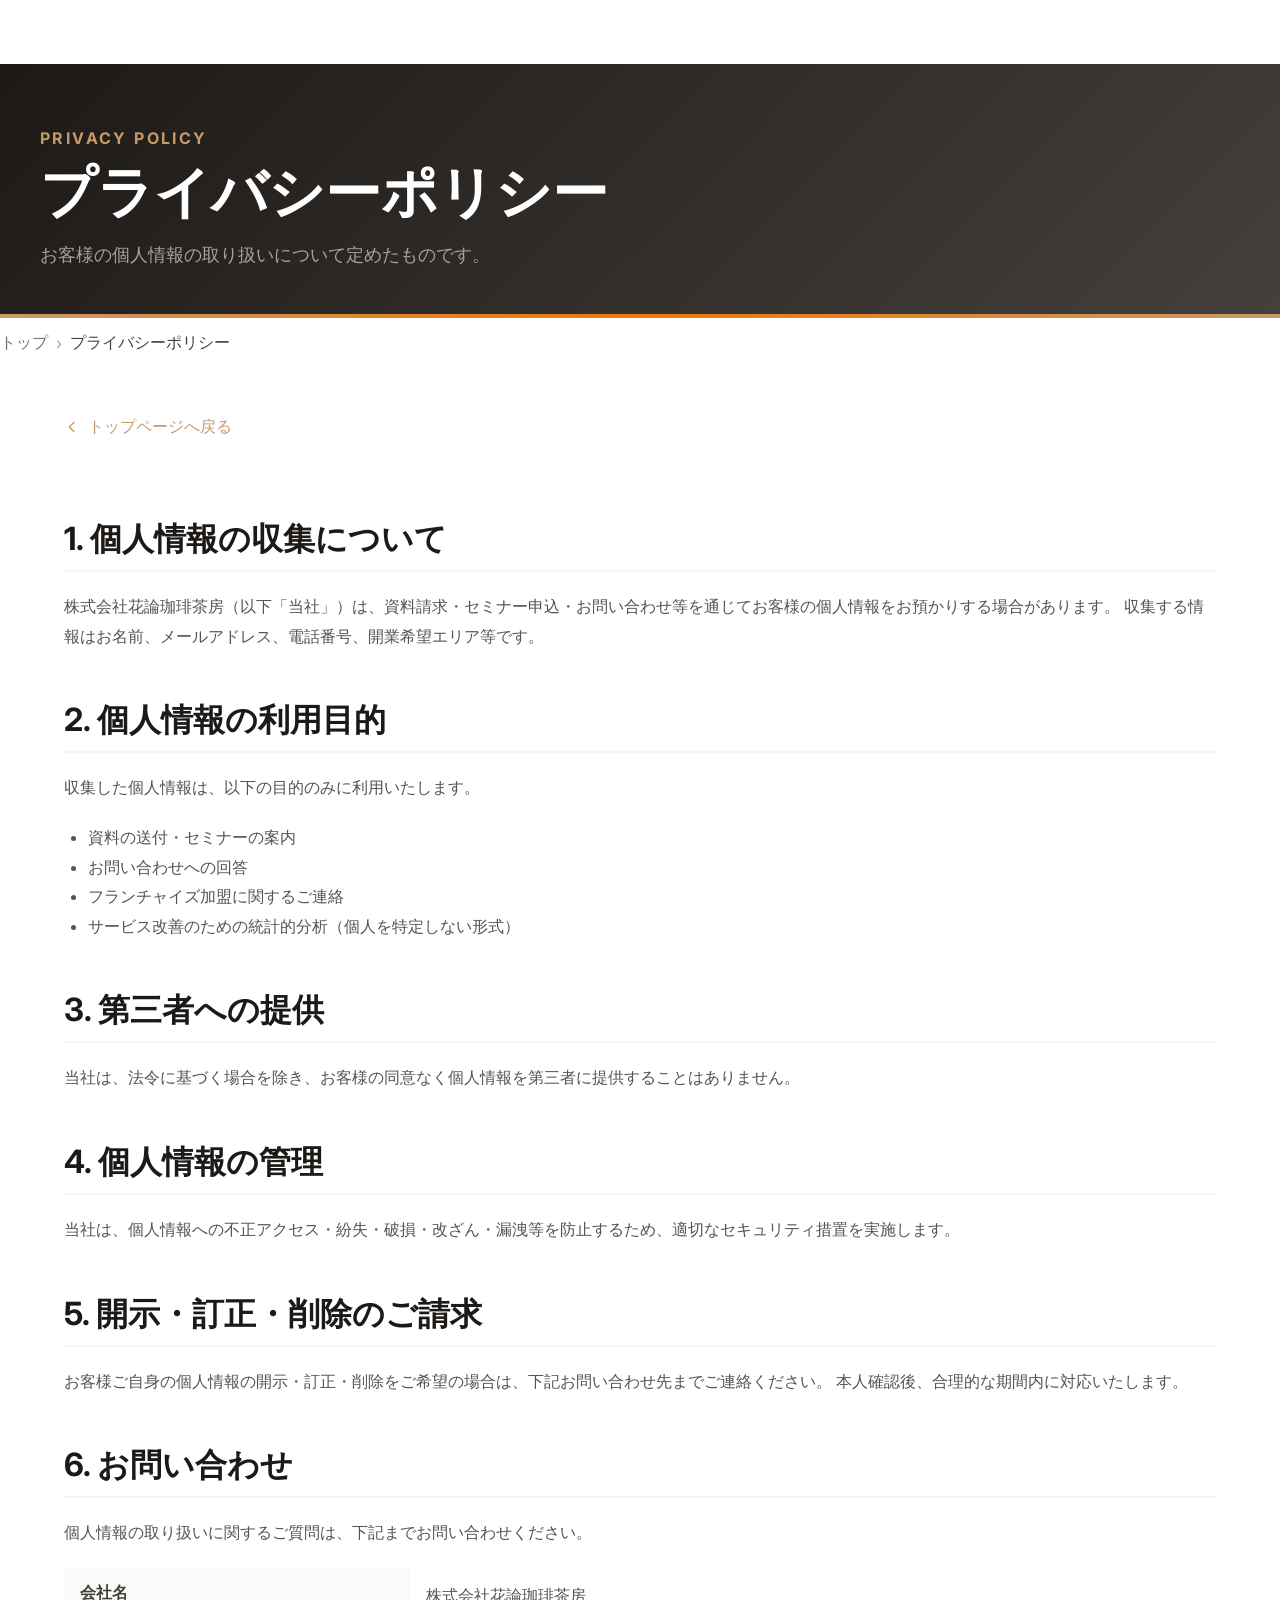
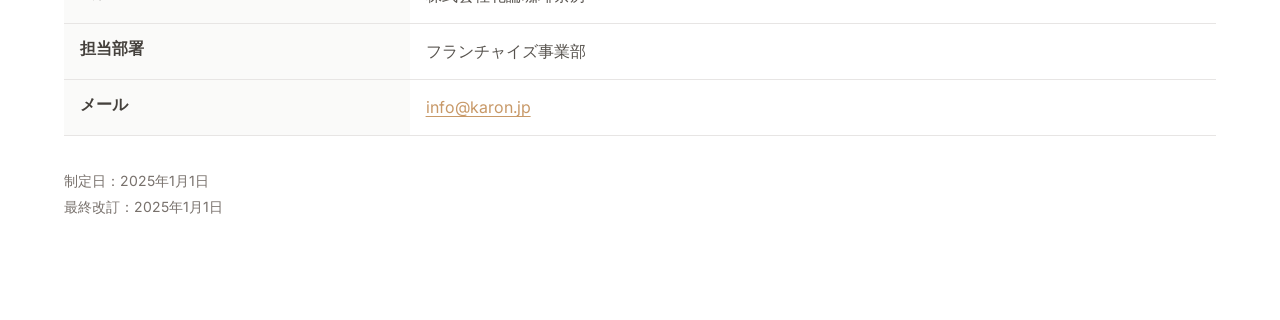
<file: privacy/index.html>
<!DOCTYPE html>
<html lang="ja">
<head>
  <meta charset="UTF-8" />
  <meta name="viewport" content="width=device-width, initial-scale=1.0" />
  <title>プライバシーポリシー</title>
  <meta name="description" content="花論珈琲茶房フランチャイズのプライバシーポリシー。" />
  <link rel="preconnect" href="https://fonts.googleapis.com" />
  <link rel="preconnect" href="https://fonts.gstatic.com" crossorigin />
  <link rel="stylesheet" href="https://fonts.googleapis.com/css2?family=Inter:wght@400;500;600;700;800&display=swap" />
  <link rel="stylesheet" href="../css/style.css" />
  
  <link rel="stylesheet" href="../css/lower.css" />

</head>
<body>
  
<div class="page-body">

  
  
  <section class="page-hero">
    <div class="page-hero__inner">
      
        <span class="page-hero__eyebrow">PRIVACY POLICY</span>
      
      <h1 class="page-hero__title">プライバシーポリシー</h1>
      
        <p class="page-hero__lead">お客様の個人情報の取り扱いについて定めたものです。</p>
      
    </div>
  </section>
  

  
  <div class="max-w-screen-xl mx-auto px-6">
    <nav class="breadcrumb" aria-label="breadcrumb">
      <a href="../">トップ</a>
      <span class="breadcrumb__sep" aria-hidden="true">›</span>
      
      <span class="breadcrumb__current">プライバシーポリシー</span>
    </nav>
  </div>

  
  <main class="page-content">
    


<a href="../" class="back-link">
  <svg fill="none" stroke="currentColor" stroke-width="2" viewBox="0 0 24 24"><path stroke-linecap="round" stroke-linejoin="round" d="M15 19l-7-7 7-7"/></svg>
  トップページへ戻る
</a>

<h2>1. 個人情報の収集について</h2>
<p>
  株式会社花論珈琲茶房（以下「当社」）は、資料請求・セミナー申込・お問い合わせ等を通じてお客様の個人情報をお預かりする場合があります。
  収集する情報はお名前、メールアドレス、電話番号、開業希望エリア等です。
</p>

<h2>2. 個人情報の利用目的</h2>
<p>収集した個人情報は、以下の目的のみに利用いたします。</p>
<ul style="list-style:disc;padding-left:1.5rem;color:#57534e;line-height:1.85;margin-bottom:1.25rem;">
  <li>資料の送付・セミナーの案内</li>
  <li>お問い合わせへの回答</li>
  <li>フランチャイズ加盟に関するご連絡</li>
  <li>サービス改善のための統計的分析（個人を特定しない形式）</li>
</ul>

<h2>3. 第三者への提供</h2>
<p>
  当社は、法令に基づく場合を除き、お客様の同意なく個人情報を第三者に提供することはありません。
</p>

<h2>4. 個人情報の管理</h2>
<p>
  当社は、個人情報への不正アクセス・紛失・破損・改ざん・漏洩等を防止するため、適切なセキュリティ措置を実施します。
</p>

<h2>5. 開示・訂正・削除のご請求</h2>
<p>
  お客様ご自身の個人情報の開示・訂正・削除をご希望の場合は、下記お問い合わせ先までご連絡ください。
  本人確認後、合理的な期間内に対応いたします。
</p>

<h2>6. お問い合わせ</h2>
<p>個人情報の取り扱いに関するご質問は、下記までお問い合わせください。</p>

<table class="info-table">
  <tbody>
    <tr>
      <th>会社名</th>
      <td>株式会社花論珈琲茶房</td>
    </tr>
    <tr>
      <th>担当部署</th>
      <td>フランチャイズ事業部</td>
    </tr>
    <tr>
      <th>メール</th>
      <td><a href="mailto:info@karon.jp">info@karon.jp</a></td>
    </tr>
  </tbody>
</table>

<p style="margin-top:2rem;font-size:0.875rem;color:#78716c;">
  制定日：2025年1月1日<br/>
  最終改訂：2025年1月1日
</p>



  </main>

</div>

  <script src="../js/main.js"></script>
</body>
</html>
</file>
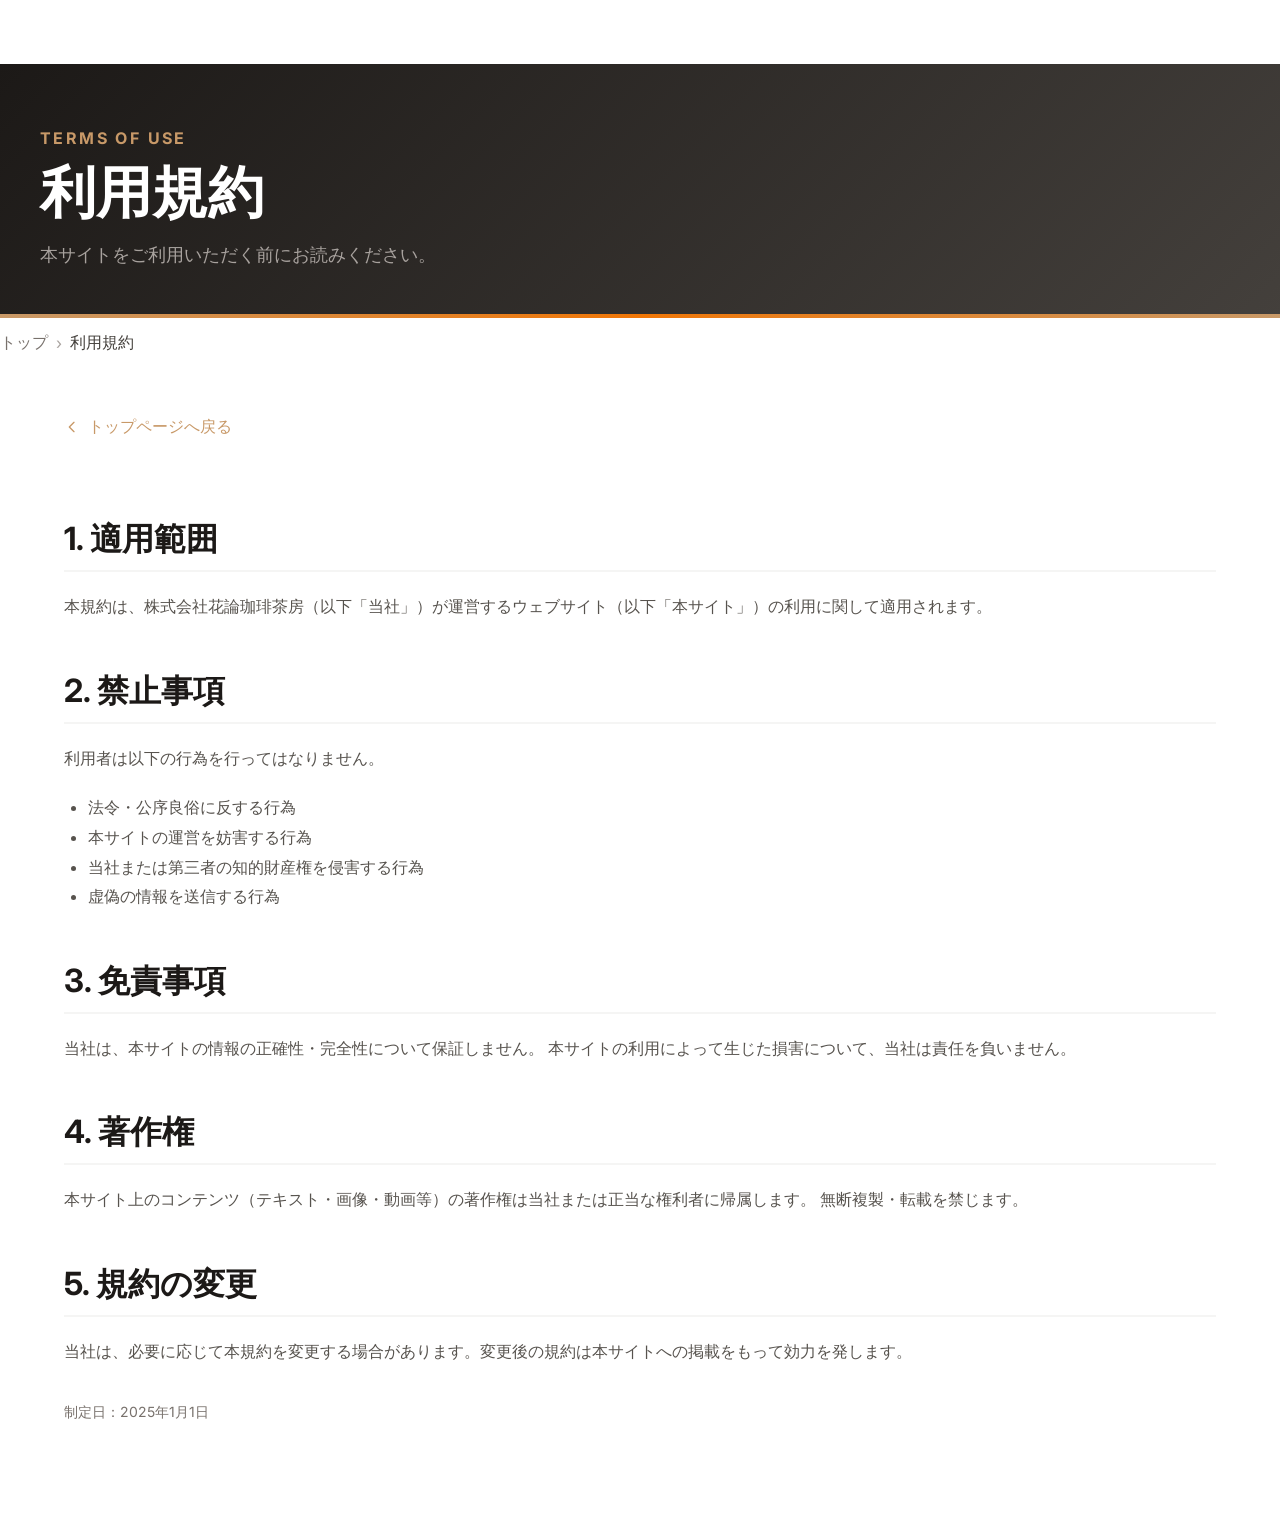
<file: terms/index.html>
<!DOCTYPE html>
<html lang="ja">
<head>
  <meta charset="UTF-8" />
  <meta name="viewport" content="width=device-width, initial-scale=1.0" />
  <title>利用規約</title>
  <meta name="description" content="花論珈琲茶房フランチャイズウェブサイトの利用規約。" />
  <link rel="preconnect" href="https://fonts.googleapis.com" />
  <link rel="preconnect" href="https://fonts.gstatic.com" crossorigin />
  <link rel="stylesheet" href="https://fonts.googleapis.com/css2?family=Inter:wght@400;500;600;700;800&display=swap" />
  <link rel="stylesheet" href="../css/style.css" />
  
  <link rel="stylesheet" href="../css/lower.css" />

</head>
<body>
  
<div class="page-body">

  
  
  <section class="page-hero">
    <div class="page-hero__inner">
      
        <span class="page-hero__eyebrow">TERMS OF USE</span>
      
      <h1 class="page-hero__title">利用規約</h1>
      
        <p class="page-hero__lead">本サイトをご利用いただく前にお読みください。</p>
      
    </div>
  </section>
  

  
  <div class="max-w-screen-xl mx-auto px-6">
    <nav class="breadcrumb" aria-label="breadcrumb">
      <a href="../">トップ</a>
      <span class="breadcrumb__sep" aria-hidden="true">›</span>
      
      <span class="breadcrumb__current">利用規約</span>
    </nav>
  </div>

  
  <main class="page-content">
    


<a href="../" class="back-link">
  <svg fill="none" stroke="currentColor" stroke-width="2" viewBox="0 0 24 24"><path stroke-linecap="round" stroke-linejoin="round" d="M15 19l-7-7 7-7"/></svg>
  トップページへ戻る
</a>

<h2>1. 適用範囲</h2>
<p>本規約は、株式会社花論珈琲茶房（以下「当社」）が運営するウェブサイト（以下「本サイト」）の利用に関して適用されます。</p>

<h2>2. 禁止事項</h2>
<p>利用者は以下の行為を行ってはなりません。</p>
<ul style="list-style:disc;padding-left:1.5rem;color:#57534e;line-height:1.85;margin-bottom:1.25rem;">
  <li>法令・公序良俗に反する行為</li>
  <li>本サイトの運営を妨害する行為</li>
  <li>当社または第三者の知的財産権を侵害する行為</li>
  <li>虚偽の情報を送信する行為</li>
</ul>

<h2>3. 免責事項</h2>
<p>
  当社は、本サイトの情報の正確性・完全性について保証しません。
  本サイトの利用によって生じた損害について、当社は責任を負いません。
</p>

<h2>4. 著作権</h2>
<p>
  本サイト上のコンテンツ（テキスト・画像・動画等）の著作権は当社または正当な権利者に帰属します。
  無断複製・転載を禁じます。
</p>

<h2>5. 規約の変更</h2>
<p>当社は、必要に応じて本規約を変更する場合があります。変更後の規約は本サイトへの掲載をもって効力を発します。</p>

<p style="margin-top:2rem;font-size:0.875rem;color:#78716c;">
  制定日：2025年1月1日
</p>



  </main>

</div>

  <script src="../js/main.js"></script>
</body>
</html>
</file>
<file: css/style.css>
/* =====================================================
   style.css — Karon Coffee Franchise LP
   Converted from Figma Make React → 11ty static
   ===================================================== */

*,
*::before,
*::after {
  box-sizing: border-box;
}
html {
  scroll-behavior: smooth;
  font-size: 16px;
}
body {
  margin: 0;
  font-family:
    "Inter", "Hiragino Kaku Gothic ProN", "Hiragino Sans", Meiryo, sans-serif;
  background: #fff;
  color: #1c1917;
}
img {
  display: block;
  max-width: 100%;
}
button {
  cursor: pointer;
  font-family: inherit;
  border: none;
}
input,
select,
textarea {
  font-family: inherit;
}

/* ── HERO ─────────────────────────────────────────────── */
.hero {
  position: relative;
  height: 100svh;
  min-height: 600px;
  overflow: hidden;
}
.hero__bg {
  position: absolute;
  inset: 0;
  width: 100%;
  height: 100%;
  object-fit: cover;
  object-position: right center;
}
.hero__overlay {
  position: absolute;
  inset: 0;
  background: linear-gradient(
    to right,
    rgba(0, 0, 0, 0.78) 0%,
    rgba(0, 0, 0, 0.55) 40%,
    transparent 100%
  );
}
@media (min-width: 1024px) {
  .hero__overlay {
    background: linear-gradient(
      to right,
      rgba(0, 0, 0, 0.78) 0%,
      rgba(0, 0, 0, 0.55) 55%,
      transparent 100%
    );
  }
}
.hero__content {
  position: relative;
  z-index: 10;
  height: 100%;
  display: flex;
  flex-direction: column;
  justify-content: center;
  padding: 0 1rem;
  max-width: 100%;
}
@media (min-width: 640px) {
  .hero__content {
    padding: 4rem 2rem;
  }
}
@media (min-width: 768px) {
  .hero__content {
    padding: 4rem 2.5rem;
  }
}
@media (min-width: 1024px) {
  .hero__content {
    padding: 4rem 3rem;
    max-width: 65%;
  }
}
.hero__copy {
  flex: 1;
  display: flex;
  flex-direction: column;
  justify-content: flex-end;
}
@media (min-width: 1024px) {
  .hero__copy {
    justify-content: space-between;
  }
}
.hero__cta-wrap {
  width: 100%;
}
.hero__heading-group {
  margin-bottom: 1.5rem;
}
.hero__h1 {
  color: #fff;
  margin: 0;
  line-height: 1.2;
  letter-spacing: -0.02em;
  -webkit-text-stroke: 1px #c89968;
  paint-order: stroke fill;
}
.hero__line {
  display: block;
  opacity: 0;
  transform: translateY(20px);
  transition:
    opacity 0.6s ease-out,
    transform 0.6s ease-out;
  font-family: "Zen Kaku Gothic New", sans-serif;
}
.hero__line:nth-child(1) {
  font-size: clamp(1.5rem, 6vw, 4rem);
  font-weight: 900;
}
.hero__line:nth-child(2) {
  font-size: clamp(1.75rem, 7vw, 4.5rem);
  font-weight: 900;
}
.hero__line:nth-child(3) {
  font-size: clamp(1.75rem, 7vw, 4.5rem);
  font-weight: 900;
}
.hero__line.animate:nth-child(1) {
  opacity: 1;
  transform: translateY(0);
  transition-delay: 0s;
}
.hero__line.animate:nth-child(2) {
  opacity: 1;
  transform: translateY(0);
  transition-delay: 0.2s;
}
.hero__line.animate:nth-child(3) {
  opacity: 1;
  transform: translateY(0);
  transition-delay: 0.4s;
}
.hero__gap {
  height: clamp(1rem, 4vw, 4rem);
}
.hero__blur {
  position: relative;
  display: inline-block;
  margin-bottom: 1.5rem;
  align-self: flex-start;
  opacity: 0;
  transform: translateY(20px);
  transition:
    opacity 0.6s ease-out 0.2s,
    transform 0.6s ease-out 0.2s;
}
.hero__blur.animate {
  opacity: 1;
  transform: translateY(0);
}
.hero__blur-bg {
  position: absolute;
  inset: 0;
  background: #fff;
  opacity: 0.7;
  filter: blur(30px);
  border-radius: 10%;
}
.hero__blur p {
  position: relative;
  margin: 0;
  font-weight: bold;
  font-size: clamp(20px, 3.5vw, 28px);
  color: #3c1f07;
  text-align: left;
  padding: 1rem 0.75rem;
  text-shadow: 0 4px 4px rgba(0, 0, 0, 0.25);
}
@media (min-width: 640px) {
  .hero__blur p {
    padding: 1rem 1rem;
  }
}
.hero__checks {
  color: #fff;
  margin-bottom: 0.75rem;
  font-weight: bold;
  opacity: 0;
  transform: translateY(20px);
  transition:
    opacity 0.6s ease-out 0.4s,
    transform 0.6s ease-out 0.4s;
}
.hero__checks.animate {
  opacity: 1;
  transform: translateY(0);
}
.hero__checks p {
  font-size: clamp(16px, 3vw, 20px);
  margin: 0.25rem 0;
  display: flex;
  align-items: center;
  gap: 0.5rem;
}
.hero__check-icon {
  display: inline-flex;
  align-items: center;
  justify-content: center;
  width: 1.4em;
  height: 1.4em;
  flex-shrink: 0;
  background: #44403c;
  border-radius: 0.3em;
}
.hero__check-icon svg {
  width: 0.8em;
  height: 0.8em;
}
.hero__cta-wrap {
  max-width: 48rem;
}
.hero__cta-btn {
  display: block;
  width: 100%;
  background: #f07606;
  color: #fff;
  padding: 0 1rem;
  border-radius: 0.375rem;
  font-size: clamp(20px, 4vw, 28px);
  font-weight: 700;
  box-shadow: 0 25px 50px rgba(0, 0, 0, 0.25);
  transition:
    background 0.3s,
    box-shadow 0.3s,
    transform 0.3s;
  text-align: center;
  opacity: 0;
  transform: translateY(20px) scale(0.95);
  transition:
    opacity 0.6s ease-out 0.6s,
    transform 0.6s ease-out 0.6s,
    background 0.3s,
    box-shadow 0.3s;
}
.hero__cta-btn.animate {
  opacity: 1;
  transform: translateY(0) scale(1);
}
@media (min-width: 640px) {
  .hero__cta-btn {
    width: auto;
    display: inline-block;
  }
}
.hero__cta-btn:hover {
  background: #d96805;
  box-shadow: 0 30px 60px rgba(0, 0, 0, 0.3);
  transform: scale(1.05);
}
.hero__cta-note {
  margin-top: 0.75rem;
  font-size: clamp(16px, 2vw, 20px);
  color: rgba(255, 255, 255, 0.9);
  opacity: 0;
  transform: translateY(20px);
  transition:
    opacity 0.6s ease-out 0.8s,
    transform 0.6s ease-out 0.8s;
}
.hero__cta-note.animate {
  opacity: 1;
  transform: translateY(0);
}

/* ── VIDEO SECTION ────────────────────────────────────── */
.video-sec {
  padding: 3rem 1.5rem;
  background: #fafaf9;
}
@media (min-width: 640px) {
  .video-sec {
    padding: 5rem 2rem;
  }
}
.video-sec__inner {
  max-width: 900px;
  margin: 0 auto;
}
.video-sec__hd {
  text-align: center;
  margin-bottom: 3rem;
}
.video-sec__hd h2 {
  font-size: clamp(1rem, 2.5vw, 2rem);
  color: #1c1917;
  margin: 0 0 1rem;
}
.video-sec__hd p {
  font-size: clamp(0.9rem, 1.8vw, 1.1rem);
  color: #57534e;
  margin: 0;
}
.video-box {
  position: relative;
  background: #d4d0cc;
  border-radius: 1.5rem;
  overflow: hidden;
  box-shadow: 0 25px 50px rgba(0, 0, 0, 0.15);
  aspect-ratio: 16/9;
}
.video-box__play {
  position: absolute;
  inset: 0;
  display: flex;
  flex-direction: column;
  align-items: center;
  justify-content: center;
  gap: 1rem;
}
.video-play-btn {
  width: 5rem;
  height: 5rem;
  background: rgba(255, 255, 255, 0.9);
  border-radius: 50%;
  display: flex;
  align-items: center;
  justify-content: center;
  box-shadow: 0 25px 50px rgba(0, 0, 0, 0.15);
  transition:
    background 0.3s,
    transform 0.3s;
  cursor: pointer;
}
.video-play-btn:hover {
  background: #fff;
  transform: scale(1.1);
}
.video-play-btn svg {
  width: 3rem;
  height: 3rem;
  fill: #c89968;
  margin-left: 0.25rem;
}
.video-play-btn--coffee {
  background: #c89968;
}
.video-play-btn--coffee:hover {
  background: #b8895a;
}
.video-play-btn--coffee svg {
  fill: #fff;
}
.video-label {
  background: rgba(28, 25, 23, 0.5);
  color: #fff;
  padding: 0.5rem 1.5rem;
  border-radius: 9999px;
  font-size: clamp(1rem, 2vw, 1.125rem);
}
.video-note {
  margin-top: 2rem;
  text-align: center;
  color: #57534e;
  font-size: clamp(0.9rem, 1.8vw, 1.1rem);
}

/* ── COFFEE VIDEO (simpler) ───────────────────────────── */
.coffee-video-sec {
  margin: 3rem 0;
  padding: 0 1.5rem;
  background: #fff;
}
@media (min-width: 640px) {
  .coffee-video-sec {
    margin: 5rem 0;
    padding: 0 2rem;
  }
}
.coffee-video-sec__inner {
  max-width: 800px;
  margin: 0 auto;
}
.coffee-video-box {
  position: relative;
  background: #e7e5e4;
  border-radius: 1rem;
  overflow: hidden;
  box-shadow: 0 4px 24px rgba(0, 0, 0, 0.1);
  aspect-ratio: 16/9;
}
.coffee-video-inner {
  position: absolute;
  inset: 0;
  display: flex;
  align-items: center;
  justify-content: center;
}
.coffee-play-btn {
  width: 4rem;
  height: 4rem;
  background: rgba(255, 255, 255, 0.9);
  border-radius: 50%;
  display: flex;
  align-items: center;
  justify-content: center;
  box-shadow: 0 4px 16px rgba(0, 0, 0, 0.15);
  margin: 0 auto 0.75rem;
  transition:
    background 0.3s,
    transform 0.3s;
  cursor: pointer;
}
.coffee-play-btn:hover {
  background: #fff;
  transform: scale(1.05);
}
.coffee-play-btn svg {
  width: 1.5rem;
  height: 1.5rem;
  fill: #c89968;
  margin-left: 0.125rem;
}
.coffee-video-caption {
  color: #57534e;
  font-size: 1rem;
  text-align: center;
}

/* ── GALLERY ──────────────────────────────────────────── */
.gallery-sec {
  padding: 3rem 1.5rem;
  background: #fafaf9;
}
@media (min-width: 640px) {
  .gallery-sec {
    padding: 5rem 2rem;
  }
}
.gallery-sec__inner {
  max-width: 900px;
  margin: 0 auto;
}
.gallery-sec__hd {
  text-align: center;
  margin-bottom: 3rem;
}
.gallery-sec__hd h2 {
  font-size: clamp(1rem, 2.5vw, 2rem);
  color: #1c1917;
  margin: 0 0 1rem;
}
.gallery-sec__hd p {
  font-size: clamp(0.9rem, 1.8vw, 1.1rem);
  color: #57534e;
  margin: 0;
}
.gallery-grid {
  display: grid;
  grid-template-columns: 1fr;
  gap: 1.5rem;
}
@media (min-width: 640px) {
  .gallery-grid {
    grid-template-columns: repeat(2, 1fr);
    gap: 2rem;
  }
}
@media (min-width: 1024px) {
  .gallery-grid {
    grid-template-columns: repeat(3, 1fr);
  }
}
.gallery-card {
  position: relative;
  overflow: hidden;
  border-radius: 1.5rem;
  box-shadow: 0 10px 30px rgba(0, 0, 0, 0.12);
  aspect-ratio: 4/5;
  transition: box-shadow 0.3s;
}
.gallery-card:hover {
  box-shadow: 0 20px 50px rgba(0, 0, 0, 0.2);
}
.gallery-card img {
  width: 100%;
  height: 100%;
  object-fit: cover;
  transition: transform 0.5s;
}
.gallery-card:hover img {
  transform: scale(1.05);
}
.gallery-card__ov {
  position: absolute;
  inset: 0;
  background: linear-gradient(to top, rgba(0, 0, 0, 0.4), transparent);
  opacity: 0;
  transition: opacity 0.3s;
}
.gallery-card:hover .gallery-card__ov {
  opacity: 1;
}

/* ── TARGET ───────────────────────────────────────────── */
.target-sec {
  margin: 3rem 0;
  padding: 0 1.5rem;
  background: #fff;
}
@media (min-width: 640px) {
  .target-sec {
    margin: 5rem 0;
    padding: 0 2rem;
  }
}
.target-sec__inner {
  max-width: 900px;
  margin: 0 auto;
  text-align: center;
}
.target-sec__inner h2 {
  font-size: clamp(1rem, 2.5vw, 2rem);
  color: #1c1917;
  margin: 0 0 3rem;
}
.target-grid {
  display: grid;
  grid-template-columns: 1fr;
  gap: 1.5rem;
  max-width: 48rem;
  margin: 0 auto;
}
@media (min-width: 640px) {
  .target-grid {
    grid-template-columns: repeat(2, 1fr);
  }
}
.target-card {
  display: flex;
  align-items: center;
  gap: 1rem;
  padding: 1.25rem 1.5rem;
  background: #fafaf9;
  border-radius: 1rem;
  border: 2px solid #e7e5e4;
  transition:
    border-color 0.3s,
    box-shadow 0.3s;
}
.target-card:hover {
  border-color: #c89968;
  box-shadow: 0 8px 24px rgba(0, 0, 0, 0.08);
}
.target-dot {
  flex-shrink: 0;
  width: 2rem;
  height: 2rem;
  background: #c89968;
  border-radius: 50%;
  display: flex;
  align-items: center;
  justify-content: center;
}
.target-dot svg {
  width: 1.25rem;
  height: 1.25rem;
  stroke: #fff;
  stroke-width: 3;
  fill: none;
}
.target-card p {
  font-size: clamp(0.9rem, 1.8vw, 1.1rem);
  color: #1c1917;
  margin: 0;
  text-align: left;
}

/* ── SEMINAR ──────────────────────────────────────────── */
.seminar-sec {
  padding: 3rem 1.5rem;
  background: linear-gradient(
    135deg,
    rgba(200, 153, 104, 0.1) 0%,
    #fffbeb 100%
  );
}
@media (min-width: 640px) {
  .seminar-sec {
    padding: 5rem 2rem;
  }
}
.seminar-sec__inner {
  max-width: 900px;
  margin: 0 auto;
}
.seminar-hd {
  text-align: center;
  margin-bottom: 3rem;
}
.seminar-badge {
  display: inline-block;
  background: #c89968;
  color: #fff;
  padding: 0.35rem 1.5rem;
  border-radius: 9999px;
  font-size: 1rem;
  font-weight: 500;
  margin-bottom: 1.5rem;
}
.seminar-hd h2 {
  font-size: clamp(1rem, 2.5vw, 2rem);
  color: #1c1917;
  font-weight: 700;
  margin: 0 0 1rem;
}
.seminar-hd p {
  font-size: clamp(0.9rem, 1.8vw, 1.1rem);
  color: #57534e;
  margin: 0;
  max-width: 48rem;
  margin: 0 auto;
}
.seminar-cards {
  display: grid;
  grid-template-columns: 1fr;
  gap: 1.5rem;
  margin-bottom: 3rem;
}
@media (min-width: 768px) {
  .seminar-cards {
    grid-template-columns: repeat(2, 1fr);
  }
}
.seminar-card {
  position: relative;
  cursor: pointer;
  background: #fff;
  border-radius: 1rem;
  box-shadow: 0 4px 20px rgba(0, 0, 0, 0.08);
  overflow: hidden;
  transition:
    transform 0.3s,
    box-shadow 0.3s;
}
.seminar-card:hover {
  transform: translateY(-4px);
  box-shadow: 0 20px 50px rgba(0, 0, 0, 0.12);
}
.seminar-card.selected {
  outline: 4px solid #c89968;
  box-shadow: 0 20px 50px rgba(200, 153, 104, 0.25);
}
.seminar-check {
  position: absolute;
  top: 1rem;
  right: 1rem;
  width: 2rem;
  height: 2rem;
  background: #c89968;
  border-radius: 50%;
  display: none;
  align-items: center;
  justify-content: center;
}
.seminar-card.selected .seminar-check {
  display: flex;
}
.seminar-check svg {
  width: 1.25rem;
  height: 1.25rem;
  stroke: #fff;
  stroke-width: 3;
  fill: none;
}
.seminar-card__body {
  padding: 1.5rem 2rem;
}
.seminar-row {
  display: flex;
  align-items: flex-start;
  gap: 0.75rem;
  margin-bottom: 1rem;
}
.seminar-row:last-child {
  margin-bottom: 0;
}
.seminar-row svg {
  width: 1.5rem;
  height: 1.5rem;
  stroke: #c89968;
  fill: none;
  flex-shrink: 0;
  margin-top: 0.1rem;
}
.seminar-date {
  font-size: 1.25rem;
  font-weight: 700;
  color: #1c1917;
  margin: 0;
}
.seminar-date span {
  font-size: 1rem;
  font-weight: 400;
  margin-left: 0.5rem;
}
.seminar-time {
  font-size: 1rem;
  color: #57534e;
  margin: 0.25rem 0 0;
}
.seminar-loc {
  font-size: 1rem;
  color: #44403c;
  font-weight: 500;
  margin: 0;
}
.seminar-seats {
  font-size: 1rem;
  color: #57534e;
  margin: 0;
}
.seminar-seats strong {
  font-size: 1.25rem;
  font-weight: 700;
  color: #c89968;
  margin: 0 0.25rem;
}

.seminar-form-box {
  background: #fff;
  border-radius: 1.5rem;
  box-shadow: 0 25px 60px rgba(0, 0, 0, 0.1);
  padding: 2rem 1.5rem;
}
@media (min-width: 640px) {
  .seminar-form-box {
    padding: 3rem;
  }
}
.seminar-form-box h3 {
  font-size: 1.5rem;
  font-weight: 700;
  color: #1c1917;
  text-align: center;
  margin: 0 0 2rem;
}
.seminar-notice {
  background: #fffbeb;
  border: 2px solid #fde68a;
  border-radius: 0.75rem;
  padding: 1.25rem;
  text-align: center;
  margin-bottom: 2rem;
  color: #78350f;
  font-size: 1rem;
  font-weight: 500;
}
.form-field {
  margin-bottom: 1.5rem;
}
.form-field label {
  display: block;
  color: #1c1917;
  font-size: 1rem;
  margin-bottom: 0.5rem;
}
.form-field label .req {
  color: #ef4444;
}
.form-input {
  width: 100%;
  padding: 0.75rem 1rem;
  box-sizing: border-box;
  border: 2px solid #d6d3d1;
  border-radius: 0.75rem;
  font-size: 1rem;
  color: #1c1917;
  background: #fff;
  transition: border-color 0.2s;
  outline: none;
}
.form-input:focus {
  border-color: #c89968;
}
.form-input:disabled {
  opacity: 0.5;
  cursor: not-allowed;
}
textarea.form-input {
  resize: none;
}
.seminar-submit {
  width: 100%;
  padding: 1.25rem;
  border-radius: 1rem;
  font-size: 1.125rem;
  font-weight: 700;
  color: #fff;
  display: flex;
  align-items: center;
  justify-content: center;
  gap: 0.75rem;
  transition:
    background 0.3s,
    box-shadow 0.3s,
    transform 0.3s;
}
.seminar-submit:disabled {
  background: #d6d3d1;
  color: #78716c;
  cursor: not-allowed;
}
.seminar-submit.active {
  background: #c89968;
}
.seminar-submit.active:hover {
  background: #b8895a;
  box-shadow: 0 10px 30px rgba(200, 153, 104, 0.4);
  transform: translateY(-2px);
}
.seminar-submit svg {
  width: 1.5rem;
  height: 1.5rem;
  stroke: currentColor;
  fill: none;
}
.seminar-form-note {
  text-align: center;
  font-size: 1rem;
  color: #78716c;
  margin-top: 1rem;
}

/* ── WHY CAFE ─────────────────────────────────────────── */
.why-sec {
  padding: 3rem 1.5rem;
  background: #fafaf9;
}
@media (min-width: 640px) {
  .why-sec {
    padding: 5rem 2rem;
  }
}
.why-sec__inner {
  max-width: 900px;
  margin: 0 auto;
}
.why-sec__inner h2 {
  font-size: clamp(1rem, 2.5vw, 2rem);
  color: #1c1917;
  text-align: center;
  margin: 0 0 1rem;
}
.why-sec__inner > p {
  text-align: center;
  color: #57534e;
  font-size: clamp(0.9rem, 1.8vw, 1.1rem);
  margin: 0 0 3rem;
}
.why-grid {
  display: grid;
  grid-template-columns: 1fr;
  gap: 2rem;
}
@media (min-width: 768px) {
  .why-grid {
    grid-template-columns: repeat(3, 1fr);
  }
}
.why-card {
  background: #fff;
  padding: 2rem;
  border-radius: 1.5rem;
  box-shadow: 0 4px 20px rgba(0, 0, 0, 0.06);
  transition:
    box-shadow 0.3s,
    transform 0.3s;
}
.why-card:hover {
  box-shadow: 0 20px 50px rgba(0, 0, 0, 0.12);
  transform: translateY(-8px);
}
.why-icon {
  width: 4rem;
  height: 4rem;
  background: #c89968;
  border-radius: 1rem;
  display: flex;
  align-items: center;
  justify-content: center;
  margin: 0 auto 1.5rem;
}
.why-icon svg {
  width: 2rem;
  height: 2rem;
  stroke: #fff;
  fill: none;
  stroke-width: 2;
}
.why-card h3 {
  font-size: clamp(1rem, 2vw, 1.25rem);
  color: #1c1917;
  text-align: center;
  margin: 0 0 1rem;
  min-height: 4rem;
  display: flex;
  align-items: center;
  justify-content: center;
}
.why-card p {
  color: #57534e;
  text-align: center;
  font-size: clamp(1rem, 1.5vw, 1.1rem);
  margin: 0;
}

/* ── CTA BUTTON SECTION ───────────────────────────────── */
.cta-sec {
  margin: 3rem 0;
  padding: 0 1.5rem;
  background: #fff;
  text-align: center;
}
@media (min-width: 640px) {
  .cta-sec {
    margin: 5rem 0;
    padding: 0 2rem;
  }
}
.cta-sec__inner {
  max-width: 900px;
  margin: 0 auto;
}
.cta-btn {
  display: inline-block;
  background: #f07606;
  color: #fff;
  padding: 1.25rem 2.5rem;
  border-radius: 0.375rem;
  font-size: clamp(1.1rem, 3vw, 2rem);
  font-weight: 700;
  box-shadow: 0 25px 50px rgba(0, 0, 0, 0.15);
  transition: background 0.3s;
  width: 100%;
}
@media (min-width: 640px) {
  .cta-btn {
    width: auto;
    padding: 1.5rem 4rem;
  }
}
.cta-btn:hover {
  background: #d96805;
}
.cta-note {
  margin-top: 1rem;
  font-size: clamp(0.9rem, 1.8vw, 1.1rem);
  color: #1c1917;
}

/* ── BUSINESS MODEL ───────────────────────────────────── */
.model-sec {
  margin: 3rem 0;
  padding: 0 1.5rem;
  background: #fff;
}
@media (min-width: 640px) {
  .model-sec {
    margin: 5rem 0;
    padding: 0 2rem;
  }
}
.model-sec__inner {
  max-width: 900px;
  margin: 0 auto;
}
.model-sec__inner > h2 {
  font-size: clamp(1rem, 2.5vw, 2rem);
  color: #1c1917;
  text-align: center;
  margin: 0 0 3rem;
}
.model-layout {
  display: grid;
  grid-template-columns: 1fr;
  gap: 3rem;
  align-items: start;
}
@media (min-width: 1024px) {
  .model-layout {
    grid-template-columns: 1fr 1fr;
  }
}
.model-feature {
  display: flex;
  align-items: flex-start;
  gap: 1.5rem;
  margin-bottom: 2rem;
}
.model-feature:last-child {
  margin-bottom: 0;
}
.model-icon {
  flex-shrink: 0;
  width: 3.5rem;
  height: 3.5rem;
  background: #c89968;
  border-radius: 50%;
  display: flex;
  align-items: center;
  justify-content: center;
}
.model-icon svg {
  width: 1.75rem;
  height: 1.75rem;
  stroke: #fff;
  fill: none;
  stroke-width: 2;
}
.model-feature h3 {
  font-size: clamp(1rem, 2vw, 1.25rem);
  color: #1c1917;
  margin: 0 0 0.5rem;
}
.model-feature p {
  font-size: clamp(1rem, 1.5vw, 1.1rem);
  color: #57534e;
  margin: 0;
}
.model-stats-box {
  background: linear-gradient(135deg, #f5f5f4 0%, #fafaf9 100%);
  padding: 2.5rem;
  border-radius: 1.5rem;
  box-shadow: 0 10px 40px rgba(0, 0, 0, 0.08);
  border: 1px solid #e7e5e4;
}
.model-stats-box h3 {
  font-size: 1.5rem;
  color: #1c1917;
  text-align: center;
  margin: 0 0 2rem;
}
.model-stat-card {
  background: #fff;
  padding: 1.5rem;
  border-radius: 1rem;
  border: 1px solid #e7e5e4;
  margin-bottom: 1.5rem;
}
.model-stat-card:last-child {
  margin-bottom: 0;
}
.model-stat-card .lbl {
  font-size: 1rem;
  color: #57534e;
  margin: 0 0 0.5rem;
}
.model-stat-card .val {
  font-size: 1.75rem;
  font-weight: 700;
  color: #1c1917;
  margin: 0;
}
.model-stat-card .val small {
  font-size: 1.1rem;
  font-weight: 600;
}

/* ── ATMOSPHERE ───────────────────────────────────────── */
.atm-sec {
  margin: 3rem 0;
  padding: 0 1.5rem;
  background: #fff;
}
@media (min-width: 640px) {
  .atm-sec {
    margin: 5rem 0;
    padding: 0 2rem;
  }
}
.atm-sec__inner {
  max-width: 900px;
  margin: 0 auto;
}
.atm-grid {
  display: grid;
  grid-template-columns: 1fr;
  gap: 1.5rem;
}
@media (min-width: 768px) {
  .atm-grid {
    grid-template-columns: repeat(3, 1fr);
    gap: 2rem;
  }
}

/* ── SUPPORT ──────────────────────────────────────────── */
.support-sec {
  padding: 3rem 1.5rem;
  background: #fafaf9;
}
@media (min-width: 640px) {
  .support-sec {
    padding: 5rem 2rem;
  }
}
.support-sec__inner {
  max-width: 900px;
  margin: 0 auto;
}
.support-hd {
  text-align: center;
  margin-bottom: 4rem;
}
.support-badge {
  display: inline-block;
  background: #c89968;
  color: #fff;
  padding: 0.5rem 1.5rem;
  border-radius: 9999px;
  font-size: clamp(1rem, 2vw, 1.25rem);
  letter-spacing: 0.05em;
  margin-bottom: 1.5rem;
}
.support-hd h2 {
  font-size: clamp(1rem, 2.5vw, 2rem);
  color: #1c1917;
  margin: 0 0 1rem;
}
.support-hd p {
  font-size: clamp(0.9rem, 1.8vw, 1.1rem);
  color: #57534e;
  margin: 0;
}
.support-grid {
  display: grid;
  grid-template-columns: 1fr;
  gap: 2rem;
}
@media (min-width: 1024px) {
  .support-grid {
    grid-template-columns: repeat(2, 1fr);
  }
}
.support-box {
  background: #fff;
  padding: 2.5rem;
  border-radius: 1.5rem;
  box-shadow: 0 10px 40px rgba(0, 0, 0, 0.08);
  border: 1px solid #e7e5e4;
}
.support-box h3 {
  font-size: clamp(1.25rem, 2vw, 1.5rem);
  color: #1c1917;
  text-align: center;
  margin: 0 0 2rem;
}
.support-item {
  display: flex;
  align-items: center;
  gap: 1rem;
  padding: 1rem;
  background: #fafaf9;
  border-radius: 0.75rem;
  margin-bottom: 1rem;
}
.support-item:last-child {
  margin-bottom: 0;
}
.support-item-icon {
  flex-shrink: 0;
  width: 3rem;
  height: 3rem;
  background: #c89968;
  border-radius: 0.75rem;
  display: flex;
  align-items: center;
  justify-content: center;
}
.support-item-icon svg {
  width: 1.5rem;
  height: 1.5rem;
  stroke: #fff;
  fill: none;
  stroke-width: 2;
}
.support-item p {
  font-size: 1rem;
  color: #1c1917;
  margin: 0;
}

/* ── STATS ────────────────────────────────────────────── */
.stats-sec {
  margin: 3rem 0;
  padding: 0 1rem;
  background: #fff;
}
@media (min-width: 640px) {
  .stats-sec {
    margin: 5rem 0;
    padding: 0 1.5rem;
  }
}
.stats-sec__inner {
  max-width: 900px;
  margin: 0 auto;
}
.stats-sec__inner > h2 {
  font-size: clamp(1rem, 2.5vw, 2rem);
  color: #1c1917;
  text-align: center;
  margin: 0 0 1rem;
}
.stats-sec__inner > .stats-lead {
  text-align: center;
  color: #57534e;
  font-size: clamp(0.9rem, 1.8vw, 1.1rem);
  margin: 0 0 3rem;
}
.stats-layout {
  display: grid;
  grid-template-columns: 1fr;
  gap: 2rem;
  margin-bottom: 3rem;
}
@media (min-width: 1024px) {
  .stats-layout {
    grid-template-columns: repeat(2, 1fr);
    align-items: stretch;
  }
}
.stats-img-wrap {
  display: flex;
  flex-direction: column;
  height: 100%;
}
.stats-img-box {
  border-radius: 1.5rem;
  overflow: hidden;
  box-shadow: 0 25px 60px rgba(0, 0, 0, 0.15);
  flex: 1;
}
.stats-img-box img {
  width: 100%;
  height: 100%;
  min-height: 20rem;
  object-fit: cover;
  display: block;
}
.stats-right {
  display: flex;
  flex-direction: column;
  gap: 2rem;
}
.stats-count-box {
  background: #c89968;
  padding: 2.5rem;
  border-radius: 1.5rem;
  box-shadow: 0 10px 40px rgba(200, 153, 104, 0.3);
  color: #fff;
  display: flex;
  align-items: center;
  justify-content: center;
  gap: 1rem;
}
.stats-count-box svg {
  width: 3rem;
  height: 3rem;
  stroke: #fff;
  fill: none;
  stroke-width: 2;
}
.stats-count-box .num {
  font-size: clamp(2.5rem, 6vw, 3.5rem);
  font-weight: 700;
  line-height: 1;
}
.stats-count-box .lbl {
  font-size: clamp(1rem, 2vw, 1.25rem);
}
.stats-areas-box {
  background: #fafaf9;
  padding: 2rem;
  border-radius: 1.5rem;
  border: 1px solid #e7e5e4;
}
.stats-areas-hd {
  display: flex;
  align-items: center;
  gap: 0.75rem;
  margin-bottom: 1.5rem;
}
.stats-areas-hd svg {
  width: 1.5rem;
  height: 1.5rem;
  stroke: #c89968;
  fill: none;
}
.stats-areas-hd h3 {
  font-size: clamp(1rem, 2vw, 1.1rem);
  color: #1c1917;
  margin: 0;
}
.areas-grid {
  display: grid;
  grid-template-columns: repeat(2, 1fr);
  gap: 0.75rem;
}
@media (min-width: 640px) {
  .areas-grid {
    grid-template-columns: repeat(4, 1fr);
  }
}
.area-tag {
  background: #fff;
  padding: 0.75rem;
  border-radius: 0.75rem;
  border: 1px solid #e7e5e4;
  text-align: center;
  font-size: 1rem;
  color: #1c1917;
  box-shadow: 0 2px 8px rgba(0, 0, 0, 0.04);
}
.stats-bottom {
  text-align: center;
}
.stats-bottom p {
  font-size: clamp(1rem, 2vw, 1.25rem);
  color: #1c1917;
  margin: 0 0 1.5rem;
}

/* ── VOICES ───────────────────────────────────────────── */
.voices-sec {
  padding: 3rem 1.5rem;
  background: #fafaf9;
}
@media (min-width: 640px) {
  .voices-sec {
    padding: 5rem 2rem;
  }
}
.voices-sec__inner {
  max-width: 900px;
  margin: 0 auto;
}
.voices-sec__inner > h2 {
  font-size: clamp(1rem, 2.5vw, 2rem);
  color: #1c1917;
  text-align: center;
  margin: 0 0 1rem;
}
.voices-sec__inner > p {
  text-align: center;
  color: #57534e;
  font-size: 0.9rem;
  margin: 0 0 4rem;
}
.voices-grid {
  display: grid;
  grid-template-columns: 1fr;
  gap: 2rem;
}
@media (min-width: 768px) {
  .voices-grid {
    grid-template-columns: repeat(2, 1fr);
  }
}
.voice-card {
  background: #fff;
  padding: 2rem;
  border-radius: 1.5rem;
  box-shadow: 0 10px 40px rgba(0, 0, 0, 0.08);
  border: 1px solid #e7e5e4;
  transition: box-shadow 0.2s;
}
.voice-card:hover {
  box-shadow: 0 20px 60px rgba(0, 0, 0, 0.12);
}
.voice-quote-icon {
  width: 2.5rem;
  height: 2.5rem;
  stroke: #c89968;
  fill: none;
  margin-bottom: 1.5rem;
}
.voice-card > p {
  font-size: clamp(1rem, 2vw, 1.25rem);
  color: #1c1917;
  margin: 0 0 2rem;
}
.voice-card hr {
  border: none;
  border-top: 1px solid #e7e5e4;
  margin: 0 0 1.5rem;
}
.voice-author {
  display: flex;
  align-items: center;
  gap: 1rem;
}
.voice-avatar {
  width: 4rem;
  height: 4rem;
  border-radius: 50%;
  overflow: hidden;
  background: #e7e5e4;
  flex-shrink: 0;
}
.voice-avatar img {
  width: 100%;
  height: 100%;
  object-fit: cover;
}
.voice-name {
  font-size: 1rem;
  color: #1c1917;
  margin: 0 0 0.25rem;
}
.voice-profile {
  font-size: 1rem;
  color: #57534e;
  margin: 0;
}

/* ── FLOW ─────────────────────────────────────────────── */
.flow-sec {
  margin: 3rem 0;
  padding: 0 1.5rem;
  background: #fff;
}
@media (min-width: 640px) {
  .flow-sec {
    margin: 5rem 0;
    padding: 0 2rem;
  }
}
.flow-sec__inner {
  max-width: 900px;
  margin: 0 auto;
}
.flow-sec__inner > h2 {
  font-size: clamp(1rem, 2.5vw, 2rem);
  color: #1c1917;
  text-align: center;
  margin: 0 0 1rem;
}
.flow-sec__inner > p {
  text-align: center;
  color: #57534e;
  font-size: 0.9rem;
  margin: 0 0 3rem;
}
.flow-grid {
  display: grid;
  grid-template-columns: 1fr;
  gap: 2rem;
  margin-bottom: 3rem;
}
@media (min-width: 640px) {
  .flow-grid {
    grid-template-columns: repeat(2, 1fr);
  }
}
@media (min-width: 1024px) {
  .flow-grid {
    grid-template-columns: repeat(4, 1fr);
  }
}
.flow-step {
  position: relative;
  background: #fff;
  padding: 1.5rem 2rem;
  border-radius: 1.5rem;
  box-shadow: 0 4px 20px rgba(0, 0, 0, 0.06);
  border: 2px solid #e7e5e4;
  transition: box-shadow 0.2s;
}
.flow-step:hover {
  box-shadow: 0 12px 36px rgba(0, 0, 0, 0.1);
}
.flow-num {
  font-size: 3.5rem;
  font-weight: 700;
  color: #e7e5e4;
  line-height: 1;
  margin-bottom: 1rem;
}
.flow-icon {
  width: 3.5rem;
  height: 3.5rem;
  background: #c89968;
  border-radius: 1rem;
  display: flex;
  align-items: center;
  justify-content: center;
  margin-bottom: 1.5rem;
}
.flow-icon svg {
  width: 1.75rem;
  height: 1.75rem;
  stroke: #fff;
  fill: none;
  stroke-width: 2;
}
.flow-step h3 {
  font-size: clamp(1rem, 2vw, 1.25rem);
  color: #1c1917;
  margin: 0 0 0.5rem;
}
.flow-step p {
  font-size: 1rem;
  color: #57534e;
  margin: 0;
}
.flow-arrow {
  display: none;
  position: absolute;
  top: 50%;
  right: -1rem;
  transform: translateY(-50%);
  z-index: 10;
}
@media (min-width: 1024px) {
  .flow-arrow {
    display: block;
  }
}
.flow-arrow svg {
  width: 2rem;
  height: 2rem;
  fill: #d6d3d1;
}
.flow-highlight {
  background: linear-gradient(to right, #fafaf9, #f5f5f4);
  padding: 1.5rem 2rem;
  border-radius: 1.5rem;
  border: 2px solid #c89968;
  text-align: center;
}
.flow-highlight p {
  font-size: clamp(1.25rem, 3vw, 1.75rem);
  font-weight: 700;
  color: #1c1917;
  margin: 0;
}

/* ── FAQ ──────────────────────────────────────────────── */
.faq-sec {
  padding: 3rem 1.5rem;
  background: #fafaf9;
}
@media (min-width: 640px) {
  .faq-sec {
    padding: 5rem 2rem;
  }
}
.faq-sec__inner {
  max-width: 900px;
  margin: 0 auto;
}
.faq-sec__inner > h2 {
  font-size: clamp(1rem, 2.5vw, 2rem);
  color: #1c1917;
  text-align: center;
  margin: 0 0 1rem;
}
.faq-sec__inner > p {
  text-align: center;
  color: #57534e;
  font-size: 0.9rem;
  margin: 0 0 4rem;
}
.faq-list {
  display: flex;
  flex-direction: column;
  gap: 1rem;
}
.faq-item {
  background: #fff;
  border-radius: 1rem;
  box-shadow: 0 2px 12px rgba(0, 0, 0, 0.06);
  border: 1px solid #e7e5e4;
  overflow: hidden;
  transition: box-shadow 0.2s;
}
.faq-item:hover {
  box-shadow: 0 6px 24px rgba(0, 0, 0, 0.1);
}
.faq-btn {
  width: 100%;
  padding: 1.5rem 2rem;
  display: flex;
  align-items: center;
  justify-content: space-between;
  text-align: left;
  background: none;
  border: none;
  cursor: pointer;
  transition: background 0.2s;
}
.faq-btn:hover {
  background: #fafaf9;
}
.faq-q {
  font-size: clamp(1rem, 2vw, 1.1rem);
  color: #1c1917;
  padding-right: 1rem;
}
.faq-icon-wrap {
  flex-shrink: 0;
  width: 2rem;
  height: 2rem;
  background: #f5f5f4;
  border-radius: 50%;
  display: flex;
  align-items: center;
  justify-content: center;
}
.faq-icon-wrap svg {
  width: 1.25rem;
  height: 1.25rem;
  stroke: #c89968;
  fill: none;
  stroke-width: 2;
}
.faq-answer {
  padding: 0 2rem 1.5rem;
  color: #57534e;
  line-height: 1.8;
  font-size: 1rem;
}
.faq-answer.hidden {
  display: none;
}

/* ── CONTACT FORM ─────────────────────────────────────── */
.contact-sec {
  margin: 3rem 0;
  padding: 0 1.5rem;
  background: #fff;
}
@media (min-width: 640px) {
  .contact-sec {
    margin: 5rem 0;
    padding: 0 2rem;
  }
}
.contact-sec__inner {
  max-width: 900px;
  margin: 0 auto;
}
.contact-hd {
  text-align: center;
  margin-bottom: 3rem;
}
.contact-badge {
  display: inline-block;
  background: #c89968;
  color: #fff;
  padding: 0.35rem 1.5rem;
  border-radius: 9999px;
  font-size: 1rem;
  letter-spacing: 0.1em;
  margin-bottom: 1.5rem;
}
.contact-hd h2 {
  font-size: clamp(1rem, 2.5vw, 2rem);
  color: #1c1917;
  margin: 0 0 1rem;
}
.contact-hd p {
  font-size: 0.9rem;
  color: #57534e;
  margin: 0;
}
.contact-form-box {
  background: #fafaf9;
  padding: 2rem 1.5rem;
  border-radius: 1.5rem;
  box-shadow: 0 25px 60px rgba(0, 0, 0, 0.1);
  border: 1px solid #e7e5e4;
}
@media (min-width: 640px) {
  .contact-form-box {
    padding: 2.5rem 3rem;
  }
}
.contact-form-box .form-input {
  background: #fff;
}
select.form-input {
  appearance: none;
}
.contact-submit {
  width: 100%;
  padding: 1.5rem;
  margin-top: 2rem;
  background: #c89968;
  color: #fff;
  border-radius: 1rem;
  border: none;
  font-size: 1.125rem;
  font-weight: 700;
  display: flex;
  align-items: center;
  justify-content: center;
  gap: 0.75rem;
  box-shadow: 0 10px 40px rgba(200, 153, 104, 0.4);
  transition:
    background 0.3s,
    transform 0.3s;
  cursor: pointer;
}
.contact-submit:hover {
  background: #b8895a;
  transform: scale(1.02);
}
.contact-submit svg {
  width: 1.5rem;
  height: 1.5rem;
  stroke: currentColor;
  fill: none;
  transition: transform 0.2s;
}
.contact-submit:hover svg {
  transform: translateX(4px);
}
.contact-legal {
  text-align: center;
  font-size: 1rem;
  color: #78716c;
  margin-top: 1rem;
}
.contact-reassure {
  margin-top: 2rem;
  text-align: center;
}
.contact-reassure p {
  color: #57534e;
  font-size: 1rem;
  margin: 0 0 0.5rem;
}

/* ── STICKY BUTTON ────────────────────────────────────── */
#sticky-btn-desktop {
  display: none;
  position: fixed;
  bottom: 2rem;
  right: 2rem;
  z-index: 50;
  transition: opacity 0.3s;
}
#sticky-btn-desktop.visible {
  display: block;
}
#sticky-btn-desktop button {
  display: flex;
  align-items: center;
  gap: 0.75rem;
  background: #c89968;
  color: #fff;
  padding: 1.25rem 2rem;
  border-radius: 9999px;
  font-size: 1rem;
  font-weight: 600;
  box-shadow: 0 25px 50px rgba(0, 0, 0, 0.2);
  transition:
    background 0.3s,
    transform 0.3s;
}
#sticky-btn-desktop button:hover {
  background: #b8895a;
  transform: scale(1.05);
}
#sticky-btn-desktop button svg {
  width: 1.25rem;
  height: 1.25rem;
  stroke: #fff;
  fill: none;
  transition: transform 0.2s;
}
#sticky-btn-desktop button:hover svg {
  transform: translateX(4px);
}

#sticky-btn-mobile {
  display: none;
  position: fixed;
  bottom: 0;
  left: 0;
  right: 0;
  z-index: 50;
}
#sticky-btn-mobile.visible {
  display: block;
}
#sticky-btn-mobile .inner {
  background: #fff;
  border-top: 2px solid #e7e5e4;
  padding: 1rem;
  box-shadow: 0 -4px 20px rgba(0, 0, 0, 0.1);
}
#sticky-btn-mobile button {
  width: 100%;
  display: flex;
  align-items: center;
  justify-content: center;
  gap: 0.75rem;
  background: #c89968;
  color: #fff;
  padding: 1rem 1.5rem;
  border-radius: 9999px;
  font-size: 1rem;
  font-weight: 600;
  box-shadow: 0 4px 20px rgba(200, 153, 104, 0.3);
  transition: background 0.3s;
}
#sticky-btn-mobile button:hover {
  background: #b8895a;
}
#sticky-btn-mobile button svg {
  width: 1.25rem;
  height: 1.25rem;
  stroke: #fff;
  fill: none;
}

@media (min-width: 768px) {
  #sticky-btn-desktop {
    display: none;
  }
  #sticky-btn-desktop.visible {
    display: block;
  }
  #sticky-btn-mobile.visible {
    display: none;
  }
}
@media (max-width: 767px) {
  #sticky-btn-desktop.visible {
    display: none;
  }
  #sticky-btn-mobile.visible {
    display: block;
  }
}

/* ── SUCCESS STATES ───────────────────────────────────── */
.success-box {
  background: #f0fdf4;
  border: 2px solid #bbf7d0;
  border-radius: 1.5rem;
  padding: 3rem;
  text-align: center;
}
.success-icon {
  width: 5rem;
  height: 5rem;
  background: #dcfce7;
  border-radius: 50%;
  display: flex;
  align-items: center;
  justify-content: center;
  margin: 0 auto 1.5rem;
}
.success-icon svg {
  width: 2.5rem;
  height: 2.5rem;
  stroke: #16a34a;
  fill: none;
  stroke-width: 2;
}
.success-box h3 {
  font-size: clamp(1.25rem, 3vw, 1.75rem);
  color: #14532d;
  margin: 0 0 1rem;
}
.success-box p {
  font-size: 1rem;
  color: #166534;
  margin: 0 0 0.5rem;
}
</file>
<file: css/lower.css>
/* ============================================================
   lower.css — sub-page styles (privacy, terms, and any new pages)
   ============================================================ */

.page-body { padding-top: 64px; }

/* ── Page hero banner ─────────────────────────────────────── */
.page-hero {
  background: linear-gradient(135deg, #1c1917 0%, #44403c 100%);
  color: #fff; padding: 4rem 1.5rem 3rem; position: relative; overflow: hidden;
}
.page-hero::after {
  content: ""; position: absolute; bottom: 0; left: 0; right: 0; height: 4px;
  background: linear-gradient(to right, #c89968, #f07606, #c89968);
}
.page-hero__inner { max-width: 1200px; margin: 0 auto; }
.page-hero__eyebrow {
  display: inline-block; font-size: 1rem; font-weight: 700;
  letter-spacing: .15em; text-transform: uppercase; color: #c89968; margin-bottom: .75rem;
}
.page-hero__title { font-size: clamp(2rem, 5vw, 3.5rem); font-weight: 800; line-height: 1.15; margin: 0 0 1rem; }
.page-hero__lead { font-size: 1.1rem; color: #a8a29e; max-width: 40rem; line-height: 1.7; margin: 0; }

/* ── Breadcrumb ───────────────────────────────────────────── */
.breadcrumb-wrap { max-width: 1200px; margin: 0 auto; padding: 0 1.5rem; }
.breadcrumb {
  display: flex; align-items: center; gap: .5rem;
  font-size: 1rem; color: #78716c; padding: .875rem 0; flex-wrap: wrap;
}
.breadcrumb a { color: #78716c; text-decoration: none; transition: color .2s; }
.breadcrumb a:hover { color: #c89968; }
.breadcrumb__sep { color: #a8a29e; }
.breadcrumb__current { color: #44403c; font-weight: 500; }

/* ── Content ──────────────────────────────────────────────── */
.page-content { max-width: 1200px; margin: 0 auto; padding: 3rem 1.5rem 5rem; }
.page-content h2 {
  font-size: clamp(1.375rem, 3vw, 2rem); font-weight: 700; color: #1c1917;
  margin: 3rem 0 1.25rem; padding-bottom: .5rem; border-bottom: 2px solid #f5f5f4;
}
.page-content h3 { font-size: 1.2rem; font-weight: 600; color: #292524; margin: 2rem 0 .75rem; }
.page-content p { color: #57534e; line-height: 1.85; margin-bottom: 1.25rem; }
.page-content a { color: #c89968; text-underline-offset: 3px; transition: color .2s; }
.page-content a:hover { color: #b8895a; }
.page-content ul { color: #57534e; line-height: 1.85; padding-left: 1.5rem; margin-bottom: 1.25rem; }

/* ── Info table ───────────────────────────────────────────── */
.info-table { width: 100%; border-collapse: collapse; font-size: 1rem; }
.info-table th, .info-table td { padding: .875rem 1rem; border-bottom: 1px solid #e7e5e4; text-align: left; vertical-align: top; }
.info-table th { width: 30%; color: #44403c; font-weight: 600; background: #fafaf9; }
.info-table td { color: #57534e; line-height: 1.7; }

/* ── Back link ────────────────────────────────────────────── */
.back-link {
  display: inline-flex; align-items: center; gap: .5rem;
  color: #78716c; font-size: 1rem; text-decoration: none;
  margin-bottom: 2rem; transition: color .2s;
}
.back-link:hover { color: #c89968; }
.back-link svg { width: 1rem; height: 1rem; stroke: currentColor; }
</file>
